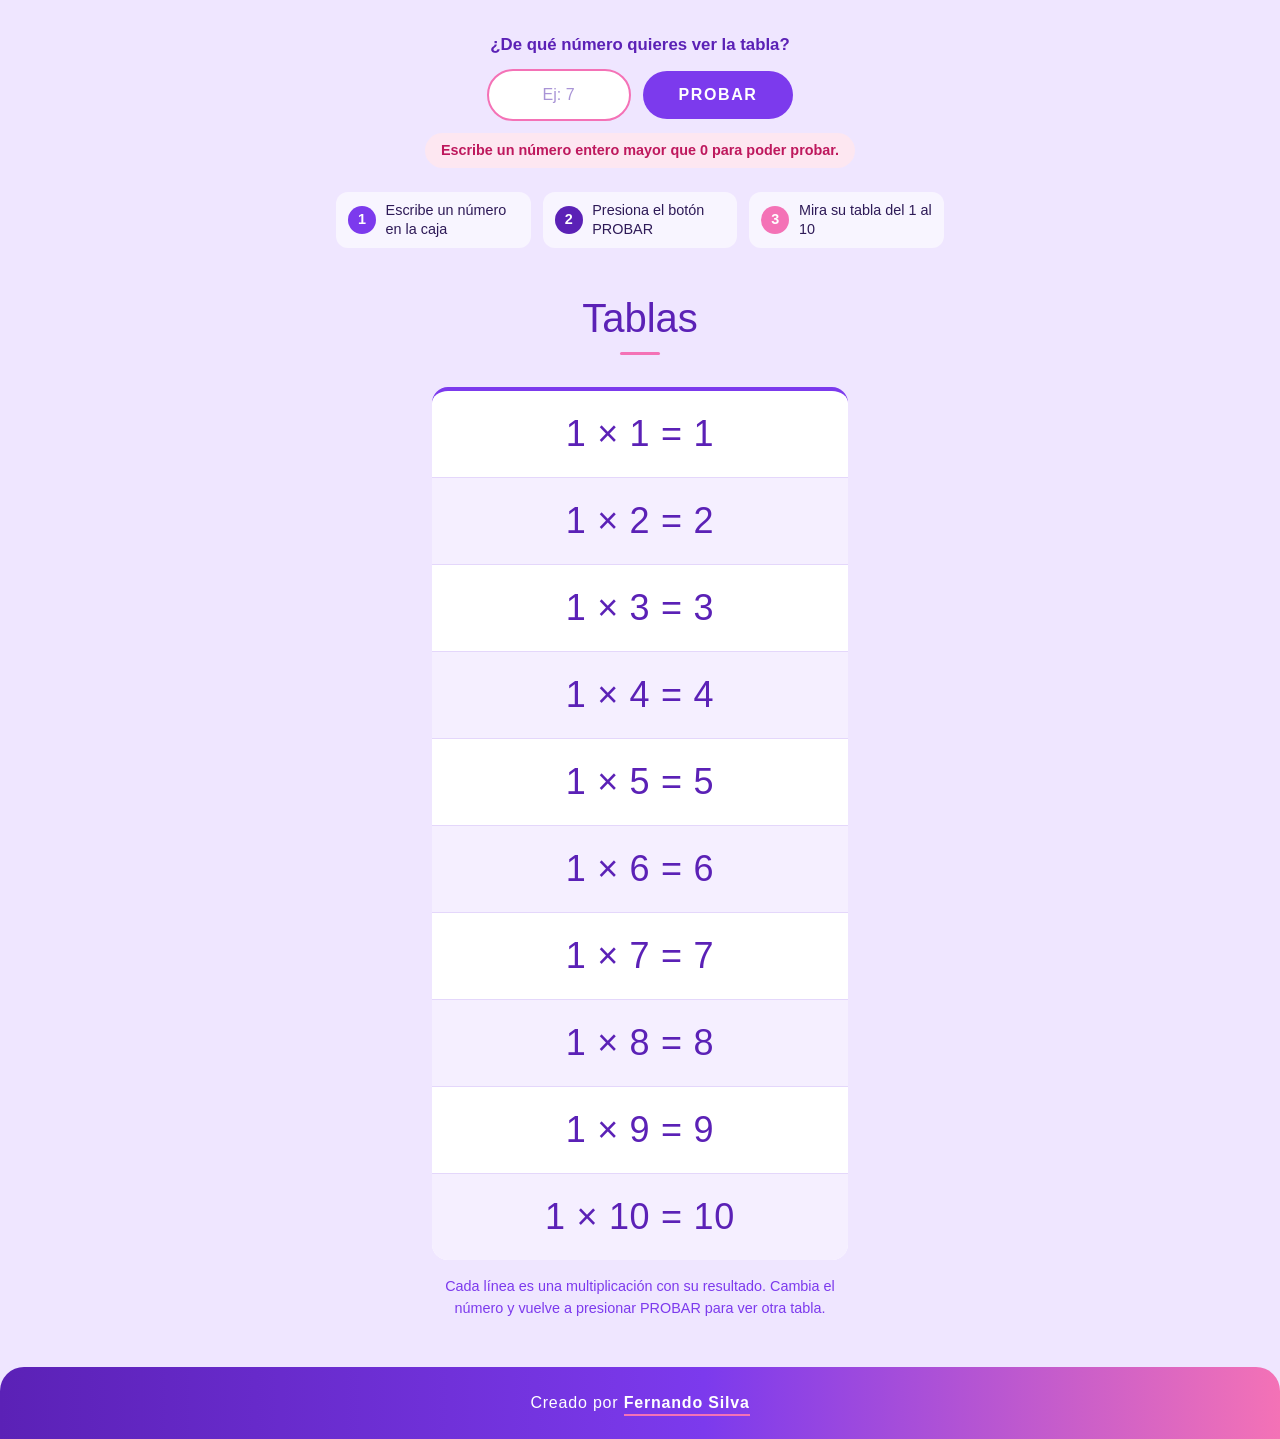
<file: index.html>
<!DOCTYPE html>
<html lang="es">
<head>
  <meta charset="UTF-8">
  <meta name="viewport" content="width=device-width, initial-scale=1">
  <title>Tablas</title>
  <link rel="stylesheet" href="multiplicar.css">
</head>
<body>
  <div class="barra">
    <div class="grupo">
      <label class="etiqueta" for="idNumero">¿De qué número quieres ver la tabla?</label>

      <div class="control">
        <input type="number" class="campo" id="idNumero" value="" min="1" step="1" required
               inputmode="numeric" placeholder="Ej: 7" aria-describedby="idAyuda idError">
        <button type="button" class="boton" onclick="generarTablas();"
                title="Muestra la tabla del número que escribiste">PROBAR</button>
      </div>

      <div class="ayuda" id="idAyuda">Escribe un número entero (por ejemplo 7) y presiona PROBAR.</div>
      <div class="error" id="idError" role="alert">Escribe un número entero mayor que 0 para poder probar.</div>
    </div>
  </div>

  <div class="pasos">
    <div class="paso"><div class="numero">1</div><div class="texto">Escribe un número en la caja</div></div>
    <div class="paso"><div class="numero">2</div><div class="texto">Presiona el botón PROBAR</div></div>
    <div class="paso"><div class="numero">3</div><div class="texto">Mira su tabla del 1 al 10</div></div>
  </div>

  <div class="contenedor">
    <h1>Tablas</h1>

    <div class="tabla" id="idContenedor">
      <div class="fila">1 × 1 = 1</div>
      <div class="fila">1 × 2 = 2</div>
      <div class="fila">1 × 3 = 3</div>
      <div class="fila">1 × 4 = 4</div>
      <div class="fila">1 × 5 = 5</div>
      <div class="fila">1 × 6 = 6</div>
      <div class="fila">1 × 7 = 7</div>
      <div class="fila">1 × 8 = 8</div>
      <div class="fila">1 × 9 = 9</div>
      <div class="fila">1 × 10 = 10</div>
    </div>

    <div class="nota">Cada línea es una multiplicación con su resultado. Cambia el número y vuelve a presionar PROBAR para ver otra tabla.</div>
  </div>

  <div class="pie">
    <p>Creado por <strong>Fernando Silva</strong></p>
  </div>
</body>
<script src="multiplicar.js"></script>
</html>
</file>
<file: multiplicar.css>
:root {
  --fondo: #efe6ff;
  --tarjeta: #ffffff;
  --tinta: #2e1a57;
  --morado: #7c3aed;
  --morado-oscuro: #5b21b6;
  --lila: #f5efff;
  --linea: #e4d7fb;
  --rosa: #f472b6;
}

* {
  box-sizing: border-box;
}

body {
  display: flex;
  flex-direction: column;
  margin: 0;
  min-height: 100vh;
  background: var(--fondo);
  color: var(--tinta);
  font-family: "Helvetica Neue", Helvetica, Arial, sans-serif;
  line-height: 1.5;
}

/* Parte superior: pregunta, caja y botón */
.barra {
  display: flex;
  justify-content: center;
  padding: 1.5rem 1rem 0;
}

.grupo {
  display: flex;
  flex-direction: column;
  align-items: center;
  gap: 0.75rem;
  width: 100%;
  max-width: 28rem;
}

.etiqueta {
  color: var(--morado-oscuro);
  font-size: 1.05rem;
  font-weight: 600;
  text-align: center;
}

.control {
  display: flex;
  flex-wrap: wrap;
  align-items: center;
  justify-content: center;
  gap: 0.75rem;
  width: 100%;
}

/* Mensajes de ayuda y de error */
.ayuda {
  color: var(--morado);
  font-size: 0.9rem;
  text-align: center;
}

.error {
  display: none;
  padding: 0.4rem 1rem;
  border-radius: 999px;
  background: #fde7f1;
  color: #be185d;
  font-size: 0.9rem;
  font-weight: 600;
  text-align: center;
}

.grupo:has(.campo:invalid) .error {
  display: block;
}

.grupo:has(.campo:invalid) .ayuda {
  display: none;
}

.campo:invalid {
  border-color: var(--rosa);
}

/* Caja de texto numérica */
.campo {
  width: 9rem;
  padding: 0.75rem 1.25rem;
  border: 2px solid var(--linea);
  border-radius: 999px;
  background: var(--tarjeta);
  color: var(--morado-oscuro);
  font: inherit;
  font-size: 1rem;
  font-weight: 600;
  text-align: center;
  -moz-appearance: textfield;
  transition: border-color 0.2s, box-shadow 0.2s;
}

.campo::placeholder {
  color: #a994d6;
  font-weight: 400;
}

.campo::-webkit-outer-spin-button,
.campo::-webkit-inner-spin-button {
  -webkit-appearance: none;
  margin: 0;
}

.campo:focus {
  outline: none;
  border-color: var(--morado);
  box-shadow: 0 0 0 4px rgba(244, 114, 182, 0.35);
}

.boton {
  min-width: 9rem;
  padding: 0.75rem 2.25rem;
  border: 0;
  border-radius: 999px;
  background: var(--morado);
  color: #ffffff;
  font: inherit;
  font-size: 1rem;
  font-weight: 600;
  letter-spacing: 0.1em;
  cursor: pointer;
  transition: background 0.2s, box-shadow 0.2s;
}

.boton:hover {
  background: var(--morado-oscuro);
  box-shadow: 0 0 0 4px rgba(244, 114, 182, 0.35);
}

.boton:focus-visible {
  outline: 3px solid var(--rosa);
  outline-offset: 3px;
}

/* Instrucciones en 3 pasos */
.pasos {
  display: grid;
  grid-template-columns: repeat(3, 1fr);
  gap: 0.75rem;
  width: 100%;
  max-width: 40rem;
  margin: 1.5rem auto 0;
  padding: 0 1rem;
}

.paso {
  display: flex;
  align-items: center;
  gap: 0.6rem;
  padding: 0.6rem 0.75rem;
  border-radius: 0.75rem;
  background: rgba(255, 255, 255, 0.6);
}

.numero {
  display: flex;
  flex: none;
  align-items: center;
  justify-content: center;
  width: 1.75rem;
  height: 1.75rem;
  border-radius: 50%;
  background: var(--morado);
  color: #ffffff;
  font-size: 0.9rem;
  font-weight: 700;
}

.paso:nth-child(2) .numero {
  background: var(--morado-oscuro);
}

.paso:nth-child(3) .numero {
  background: var(--rosa);
}

.texto {
  color: var(--tinta);
  font-size: 0.9rem;
  line-height: 1.3;
}

/* Contenido */
.contenedor {
  flex: 1;
  width: 100%;
  max-width: 28rem;
  margin: 0 auto;
  padding: 2.5rem 1rem 3rem;
}

h1 {
  margin: 0 0 2rem;
  color: var(--morado-oscuro);
  font-size: clamp(1.75rem, 7vw, 2.5rem);
  font-weight: 300;
  line-height: 1.1;
  text-align: center;
}

h1::after {
  content: "";
  display: block;
  width: 2.5rem;
  height: 3px;
  margin: 0.75rem auto 0;
  border-radius: 2px;
  background: var(--rosa);
}

.leyenda {
  padding-bottom: 1rem;
  color: var(--morado);
  font-size: 0.9rem;
  text-align: center;
}

/* Tabla hecha con divs: cada fila es un solo div */
.tabla {
  overflow: hidden;
  background: var(--tarjeta);
  border-top: 4px solid var(--morado);
  border-radius: 1rem;
}

.fila {
  padding: 0.9rem 1rem;
  border-bottom: 1px solid var(--linea);
  color: var(--morado-oscuro);
  font-size: clamp(1.6rem, 7vw, 2.25rem);
  font-weight: 400;
  letter-spacing: 0.02em;
  text-align: center;
}

.fila:nth-child(even) {
  background: var(--lila);
}

.fila:last-child {
  border-bottom: 0;
}

.nota {
  margin-top: 1rem;
  color: var(--morado);
  font-size: 0.9rem;
  text-align: center;
}

/* Pie de página */
.pie {
  padding: 1.5rem 1rem;
  border-radius: 1.5rem 1.5rem 0 0;
  background: linear-gradient(90deg, var(--morado-oscuro), var(--morado) 55%, var(--rosa));
  color: #ffffff;
  text-align: center;
}

.pie p {
  margin: 0;
  font-size: 1rem;
  letter-spacing: 0.05em;
}

.pie strong {
  font-weight: 700;
  padding-bottom: 0.15rem;
  border-bottom: 2px solid var(--rosa);
}

/* Pantallas pequeñas: los pasos van uno debajo del otro */
@media (max-width: 599px) {
  .pasos {
    grid-template-columns: 1fr;
    max-width: 22rem;
  }
}

/* Pantallas medianas y grandes */
@media (min-width: 600px) {
  .barra {
    padding-top: 2rem;
  }

  .contenedor {
    padding-top: 3rem;
  }

  .fila {
    padding: 1rem 1.5rem;
  }
}

/* Pantallas muy pequeñas */
@media (max-width: 360px) {
  .boton,
  .campo {
    width: 100%;
  }

  .fila {
    padding: 0.75rem 0.5rem;
  }
}
</file>
